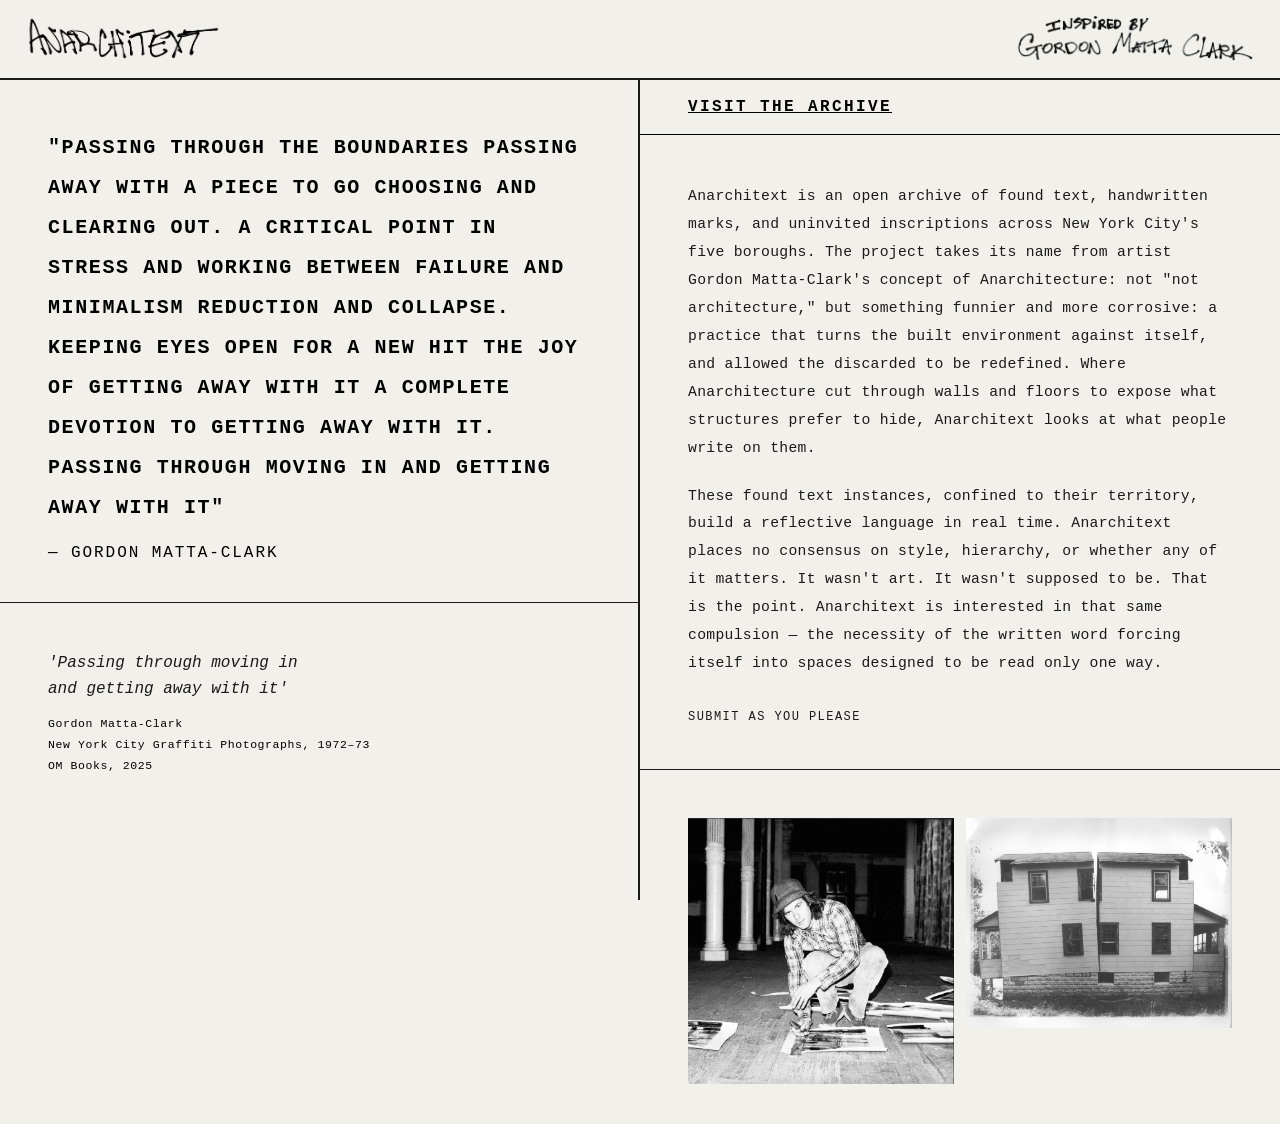
<file: about.html>
<!DOCTYPE html>
<html lang="en">
<head>
  <meta charset="UTF-8" />
  <meta name="viewport" content="width=device-width, initial-scale=1.0"/>
  <title>About — Anarchitext</title>
  <link rel="stylesheet" href="css/about.css" />
</head>
<body>

  <header>
    <img src="ANARCHItEXt-FINAL.png" width="200" alt="Anarchitext" />
    <img src="GORDONMATTACLARK.png" alt="Gordon Matta-Clark" />
  </header>

  <div class="split">

   
    <div class="split__left">

   
      <div class="left-block left-block--quote">
        <p class="quote-text">
          "PASSING THROUGH THE BOUNDARIES
          PASSING AWAY WITH A PIECE TO GO
          CHOOSING AND CLEARING OUT. A CRITICAL 
          POINT IN STRESS AND WORKING BETWEEN FAILURE
          AND MINIMALISM REDUCTION AND
          COLLAPSE. KEEPING EYES OPEN FOR
          A NEW HIT THE JOY OF GETTING AWAY WITH IT
          A COMPLETE DEVOTION TO GETTING
          AWAY WITH IT. PASSING THROUGH 
          MOVING IN AND GETTING AWAY WITH IT"
        </p>
        <p class="quote-attr">— Gordon Matta-Clark</p>
      </div>

   
      <div class="left-block left-block--book">
        <p class="book-title"><em>'Passing through moving in<br>and getting away with it'</em></p>
        <p class="book-meta">
          Gordon Matta-Clark<br>
          New York City Graffiti Photographs, 1972–73<br>
          OM Books, 2025
        </p>
      </div>

    </div>

  
    <div class="split__right">

      <a href="index.html" class="header-link"> Visit the Archive</a>

      
      <div class="right-block">
        <p>
          Anarchitext is an open archive of found text, handwritten marks, and uninvited
          inscriptions across New York City's five boroughs. The project takes its name
          from artist Gordon Matta-Clark's concept of Anarchitecture: not "not
          architecture," but something funnier and more corrosive: a practice that turns
          the built environment against itself, and allowed the discarded to be redefined.
          Where Anarchitecture cut through walls and floors to expose what structures
          prefer to hide, Anarchitext looks at what people write on them.
        </p>
        <p>
          These found text instances, confined to their territory, build a reflective
          language in real time. Anarchitext places no consensus on style, hierarchy, or
          whether any of it matters. It wasn't art. It wasn't supposed to be. That is
          the point. Anarchitext is interested in that same compulsion — the necessity of
          the written word forcing itself into spaces designed to be read only one way.
        </p>
        <p class="submit-line">Submit as you please</p>
      </div>

      
      <div class="right-block right-block--images">
        <img src="GordonPhoto.png" alt="Gordon Matta-Clark photograph" />
        <img src="splitting.jpg" alt="Splitting, Gordon Matta-Clark" />
      </div>

    </div>

  </div>

</body>
</html>
</file>
<file: css/about.css>
* {
  box-sizing: border-box;
  margin: 0;
  padding: 0;
}

body {
  font-family: 'Courier New', monospace;
  background: #f2f0eb;
  color: #1a1a1a;
  min-height: 100vh;
}


header {
  border-bottom: 2px solid #1a1a1a;
  padding: 0 24px;
  height: 80px;
  display: flex;
  align-items: center;
  justify-content: space-between;
  position: sticky;
  top: 0;
  background: #f2f0eb;
  z-index: 100;
}

header img {
  height: 48px;
  display: block;
}


.split {
  display: flex;
  min-height: calc(100vh - 80px);
}


.split__left {
  width: 50%;
  position: sticky;
  top: 80px;
  height: calc(100vh - 80px);
  border-right: 2px solid #1a1a1a;
  overflow: hidden;
  display: flex;
  flex-direction: column;
}


.left-block {
  padding: 48px 48px 40px;
  display: flex;
  flex-direction: column;
  justify-content: flex-start;
}

.left-block--quote {
  flex: 2;
  border-bottom: 1px solid #1a1a1a;
}


.left-block--book {
  flex: 1;
}

.quote-text {
  font-size: 1.25rem;
  font-weight: 800;
  line-height: 2;
  letter-spacing: 0.08em;
  text-transform: uppercase;
  margin-bottom: 16px;
  color: #000000;
}

.quote-attr {
  font-size: 1rem;
  letter-spacing: 0.12em;
  text-transform: uppercase;
  
  color: #000000;
}

.book-title {
  font-size: 1rem;
  line-height: 1.6;
  margin-bottom: 12px;
}

.book-meta {
  font-size: 0.72rem;
  line-height: 1.8;
  color: #000000;
  letter-spacing: 0.05em;
}


.split__right {
  width: 50%;
  overflow-y: auto;
  display: flex;
  flex-direction: column;
}

.header-link {
  display: block;
  padding: 18px 48px;
  font-weight: 800;
  font-size: 1rem;
  letter-spacing: 0.15em;
  text-transform: uppercase;
  color: #000000;
  text-decoration: underline;
  border-bottom: 1px solid #000000;
  transition: opacity 0.15s;
}

.header-link:hover {
  opacity: 0.5;
}


.right-block {
  padding: 48px 48px 40px;
  display: flex;
  flex-direction: column;
  gap: 20px;
  border-bottom: 1px solid #1a1a1a;
}

.right-block p {
  font-size: 0.92rem;
  line-height: 1.9;
  letter-spacing: 0.02em;
}

.submit-line {
  font-size: 0.75rem !important;
  letter-spacing: 0.12em !important;
  text-transform: uppercase;
  padding-top: 8px;
}


.right-block--images {
  display: flex;
  flex-direction: row;
  gap: 12px;
  align-items: flex-start;
  border-bottom: none;
}

.right-block--images img {
  width: calc(50% - 6px);
  height: auto;
  display: block;
}
</file>
